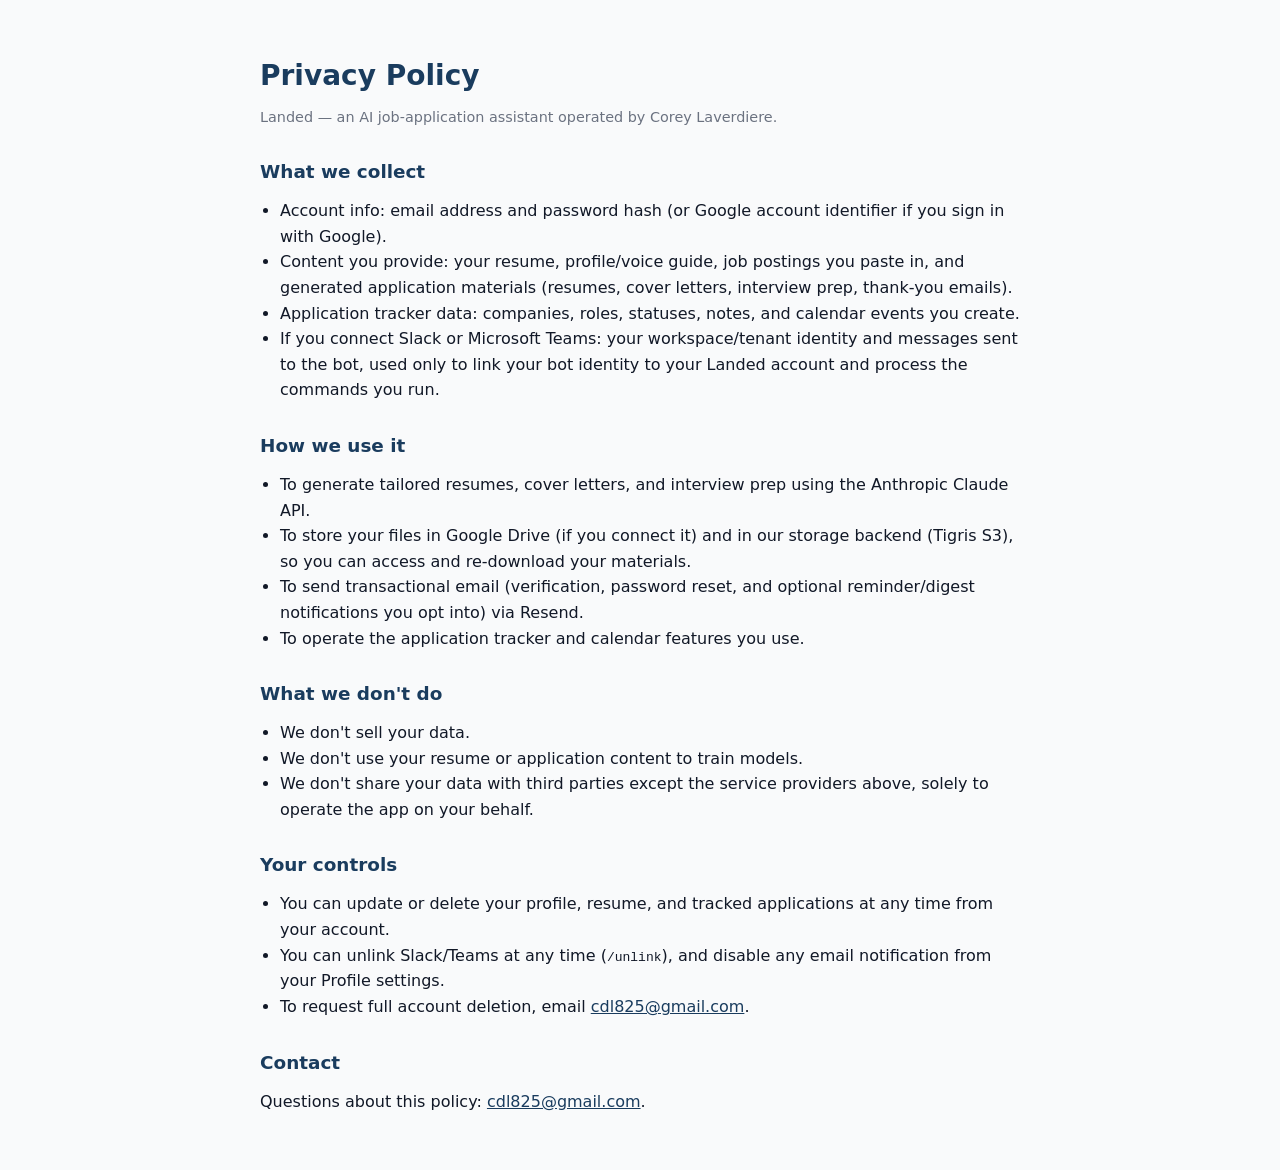
<file: frontend/privacy.html>
<!DOCTYPE html>
<html lang="en">
<head>
<meta charset="UTF-8">
<meta name="viewport" content="width=device-width, initial-scale=1.0">
<title>Privacy Policy — Landed</title>
<link rel="icon" href="/favicon.png" type="image/png">
<style>
  :root {
    --primary: #1A3C5E; --text: #111827; --muted: #6B7280;
    --bg-page: #F9FAFB; --bg-card: #FFFFFF; --card-border: #E5E7EB;
  }
  * { box-sizing: border-box; }
  body {
    font-family: system-ui, -apple-system, sans-serif;
    background: var(--bg-page); color: var(--text);
    margin: 0; padding: 2.5rem 1.5rem;
  }
  .wrap { max-width: 760px; margin: 0 auto; }
  h1 { color: var(--primary); font-size: 1.75rem; margin-bottom: .25rem; }
  .updated { color: var(--muted); font-size: .9rem; margin-bottom: 2rem; }
  h2 { color: var(--primary); font-size: 1.15rem; margin-top: 2rem; }
  p, li { line-height: 1.6; }
  a { color: var(--primary); }
  ul { padding-left: 1.25rem; }
</style>
</head>
<body>
<div class="wrap">
  <h1>Privacy Policy</h1>
  <p class="updated">Landed — an AI job-application assistant operated by Corey Laverdiere.</p>

  <h2>What we collect</h2>
  <ul>
    <li>Account info: email address and password hash (or Google account identifier if you sign in with Google).</li>
    <li>Content you provide: your resume, profile/voice guide, job postings you paste in, and generated application materials (resumes, cover letters, interview prep, thank-you emails).</li>
    <li>Application tracker data: companies, roles, statuses, notes, and calendar events you create.</li>
    <li>If you connect Slack or Microsoft Teams: your workspace/tenant identity and messages sent to the bot, used only to link your bot identity to your Landed account and process the commands you run.</li>
  </ul>

  <h2>How we use it</h2>
  <ul>
    <li>To generate tailored resumes, cover letters, and interview prep using the Anthropic Claude API.</li>
    <li>To store your files in Google Drive (if you connect it) and in our storage backend (Tigris S3), so you can access and re-download your materials.</li>
    <li>To send transactional email (verification, password reset, and optional reminder/digest notifications you opt into) via Resend.</li>
    <li>To operate the application tracker and calendar features you use.</li>
  </ul>

  <h2>What we don't do</h2>
  <ul>
    <li>We don't sell your data.</li>
    <li>We don't use your resume or application content to train models.</li>
    <li>We don't share your data with third parties except the service providers above, solely to operate the app on your behalf.</li>
  </ul>

  <h2>Your controls</h2>
  <ul>
    <li>You can update or delete your profile, resume, and tracked applications at any time from your account.</li>
    <li>You can unlink Slack/Teams at any time (<code>/unlink</code>), and disable any email notification from your Profile settings.</li>
    <li>To request full account deletion, email <a href="mailto:cdl825@gmail.com">cdl825@gmail.com</a>.</li>
  </ul>

  <h2>Contact</h2>
  <p>Questions about this policy: <a href="mailto:cdl825@gmail.com">cdl825@gmail.com</a>.</p>
</div>
</body>
</html>
</file>
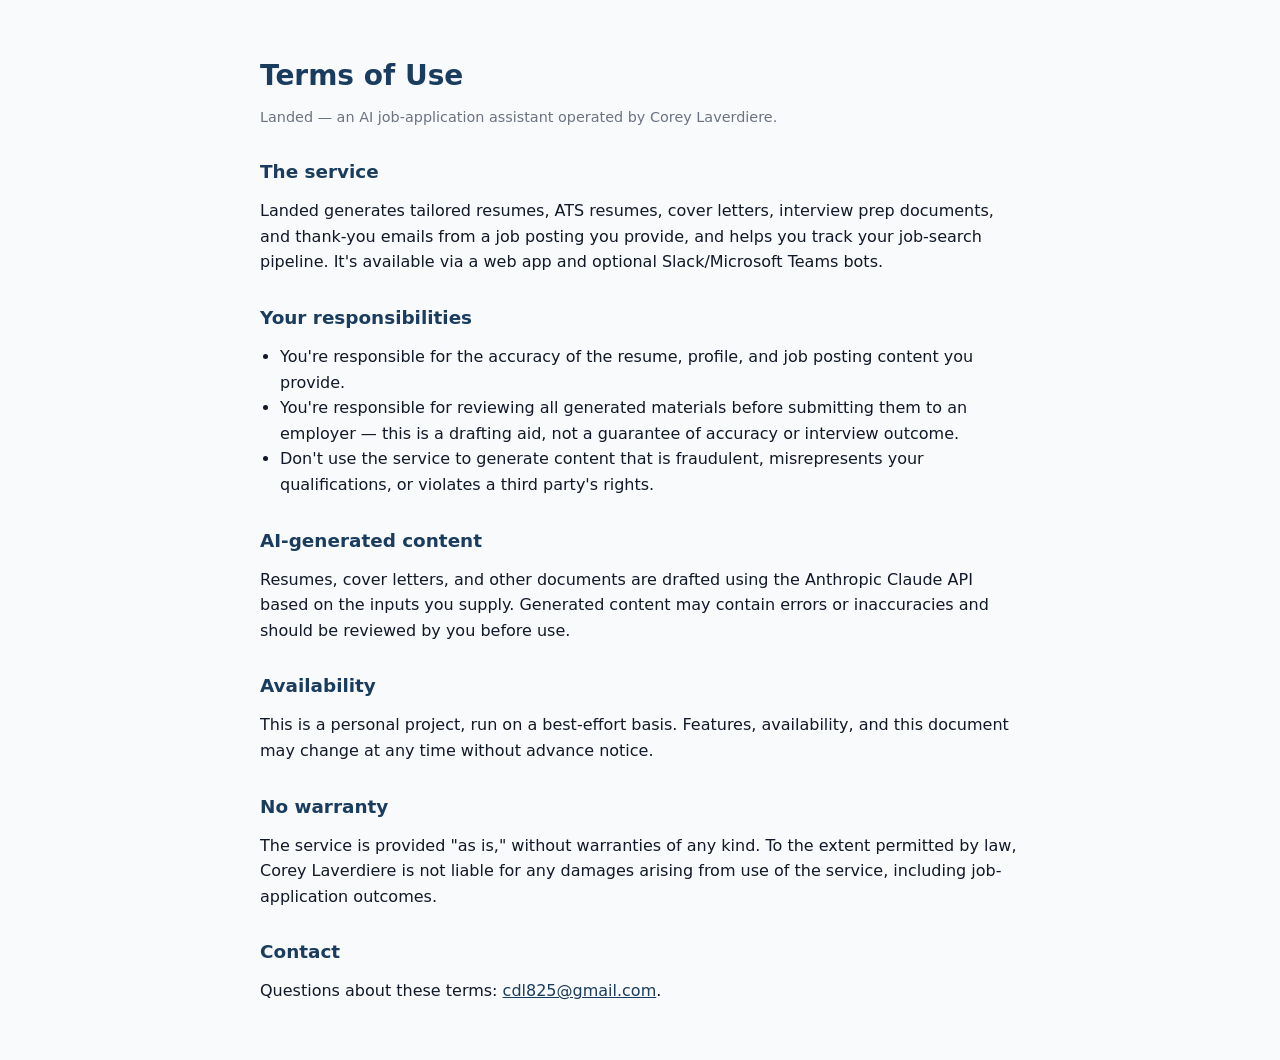
<file: frontend/terms.html>
<!DOCTYPE html>
<html lang="en">
<head>
<meta charset="UTF-8">
<meta name="viewport" content="width=device-width, initial-scale=1.0">
<title>Terms of Use — Landed</title>
<link rel="icon" href="/favicon.png" type="image/png">
<style>
  :root {
    --primary: #1A3C5E; --text: #111827; --muted: #6B7280;
    --bg-page: #F9FAFB; --bg-card: #FFFFFF; --card-border: #E5E7EB;
  }
  * { box-sizing: border-box; }
  body {
    font-family: system-ui, -apple-system, sans-serif;
    background: var(--bg-page); color: var(--text);
    margin: 0; padding: 2.5rem 1.5rem;
  }
  .wrap { max-width: 760px; margin: 0 auto; }
  h1 { color: var(--primary); font-size: 1.75rem; margin-bottom: .25rem; }
  .updated { color: var(--muted); font-size: .9rem; margin-bottom: 2rem; }
  h2 { color: var(--primary); font-size: 1.15rem; margin-top: 2rem; }
  p, li { line-height: 1.6; }
  a { color: var(--primary); }
  ul { padding-left: 1.25rem; }
</style>
</head>
<body>
<div class="wrap">
  <h1>Terms of Use</h1>
  <p class="updated">Landed — an AI job-application assistant operated by Corey Laverdiere.</p>

  <h2>The service</h2>
  <p>
    Landed generates tailored resumes, ATS resumes, cover letters, interview prep documents,
    and thank-you emails from a job posting you provide, and helps you track your job-search
    pipeline. It's available via a web app and optional Slack/Microsoft Teams bots.
  </p>

  <h2>Your responsibilities</h2>
  <ul>
    <li>You're responsible for the accuracy of the resume, profile, and job posting content you provide.</li>
    <li>You're responsible for reviewing all generated materials before submitting them to an employer — this is a drafting aid, not a guarantee of accuracy or interview outcome.</li>
    <li>Don't use the service to generate content that is fraudulent, misrepresents your qualifications, or violates a third party's rights.</li>
  </ul>

  <h2>AI-generated content</h2>
  <p>
    Resumes, cover letters, and other documents are drafted using the Anthropic Claude API based
    on the inputs you supply. Generated content may contain errors or inaccuracies and should be
    reviewed by you before use.
  </p>

  <h2>Availability</h2>
  <p>
    This is a personal project, run on a best-effort basis. Features, availability, and this
    document may change at any time without advance notice.
  </p>

  <h2>No warranty</h2>
  <p>
    The service is provided "as is," without warranties of any kind. To the extent permitted by
    law, Corey Laverdiere is not liable for any damages arising from use of the service, including
    job-application outcomes.
  </p>

  <h2>Contact</h2>
  <p>Questions about these terms: <a href="mailto:cdl825@gmail.com">cdl825@gmail.com</a>.</p>
</div>
</body>
</html>
</file>
